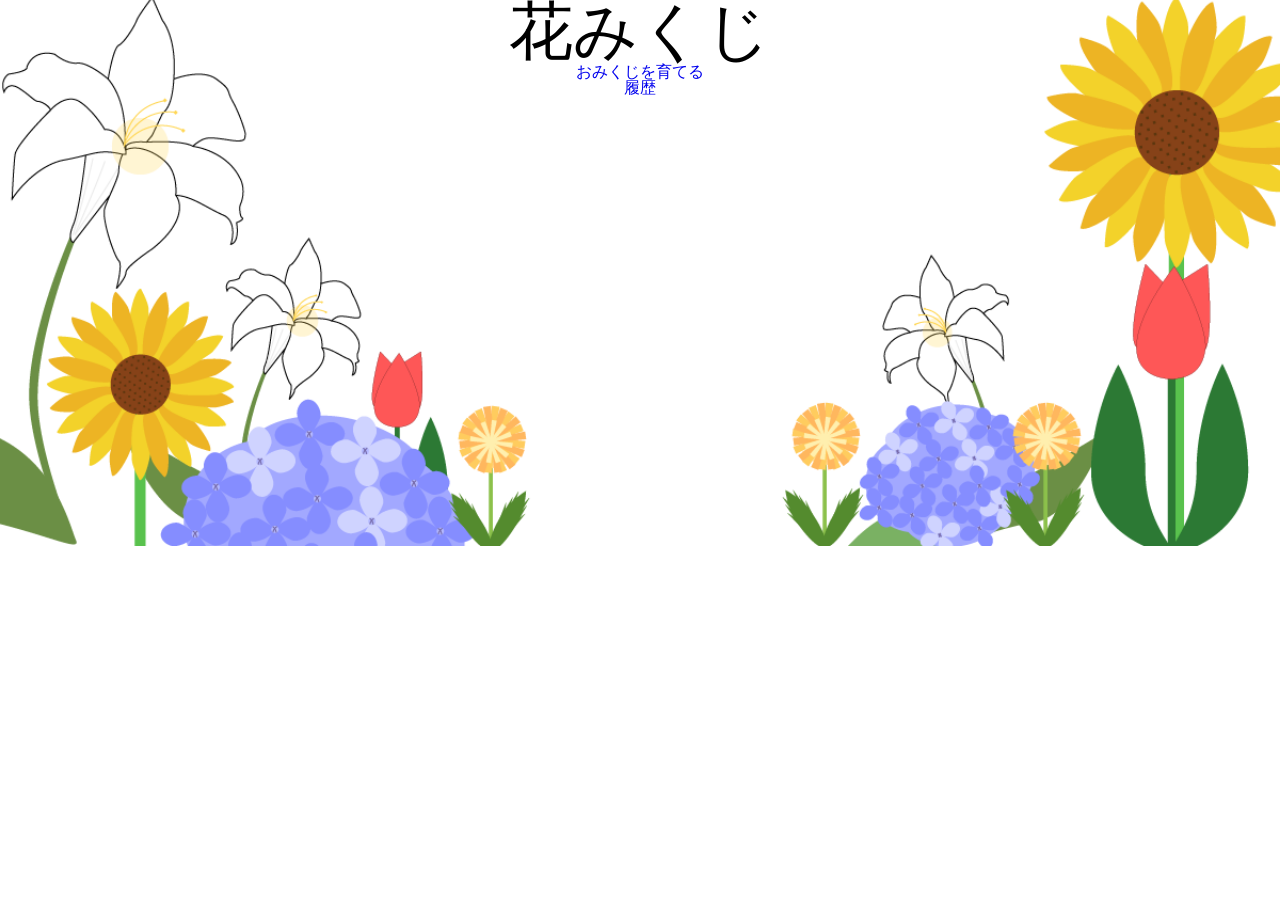
<file: index.html>
<!DOCTYPE html>
<html lang="ja">
<link rel="stylesheet" href="css/style.css">
<link rel="stylesheet" href="css/reset.css">
<head>
  <meta charset="UTF-8">
  <title>花みくじ</title>
  <script src="js/jquery-3.7.1.min.js"></script>
  <script src="js/settings.js"></script>
  <script src="js/function.js"></script>
</head>
<body class="index">
  <h1>花みくじ</h1>
  <div class="main-visual">
  </div>
  <p class="but"><a href="play.html">おみくじを育てる</a></p>
  <p><a href="history.html">履歴</a></p>
</body>
</html>
</file>
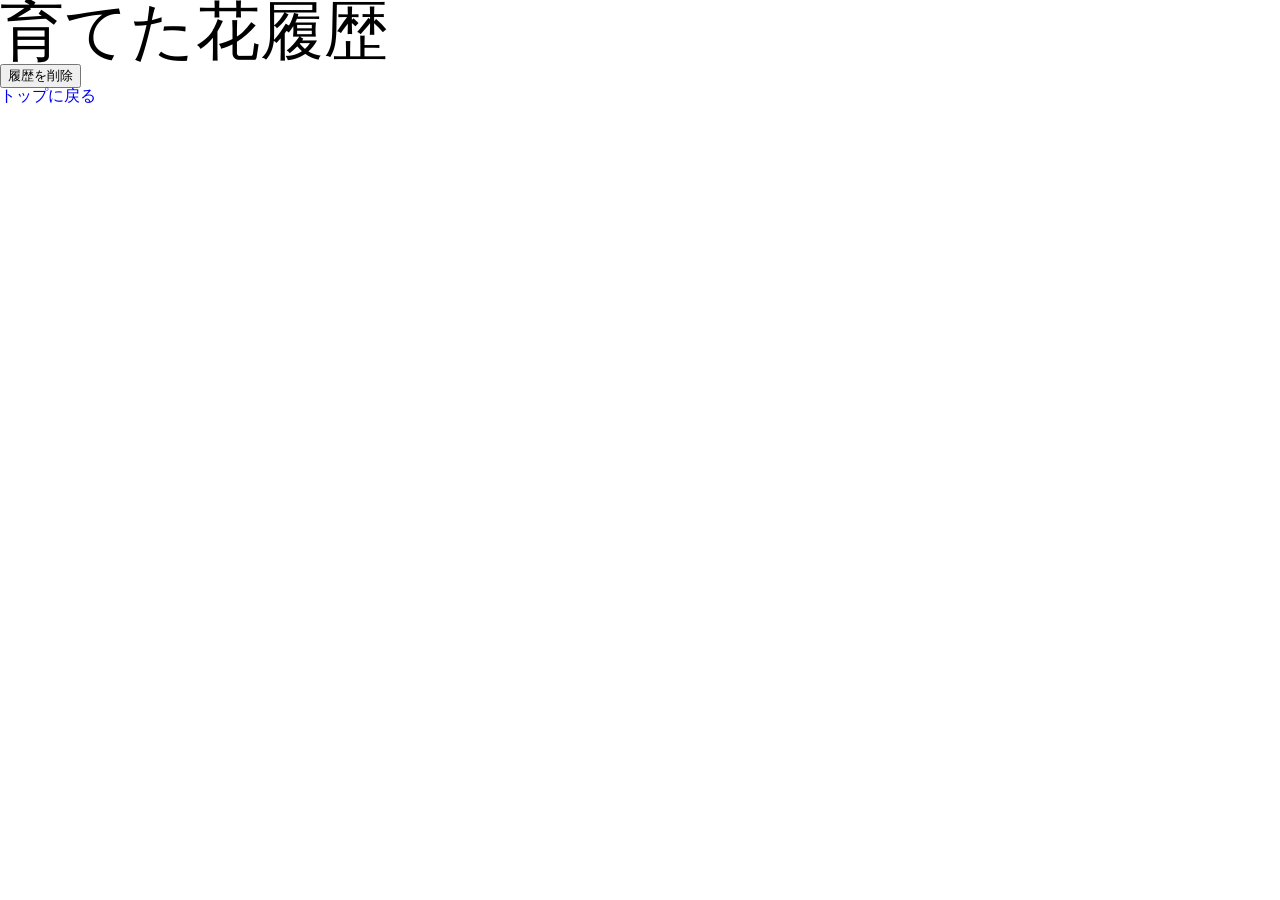
<file: history.html>
<!DOCTYPE html>
<html lang="ja">
<link rel="stylesheet" href="css/style.css">
<link rel="stylesheet" href="css/reset.css">
<head>
  <meta charset="UTF-8">
  <title>履歴</title>
  <script src="js/jquery-3.7.1.min.js"></script>
  <script src="js/settings.js"></script>
  <script src="js/function.js"></script>
</head>
<body class="history">
  <h1>育てた花履歴</h1>
  <ul id="history-list"></ul>
  <p><button id="clear-history">履歴を削除</button></p>
  <p><a href="index.html">トップに戻る</a></p>
</body>
</html>
</file>
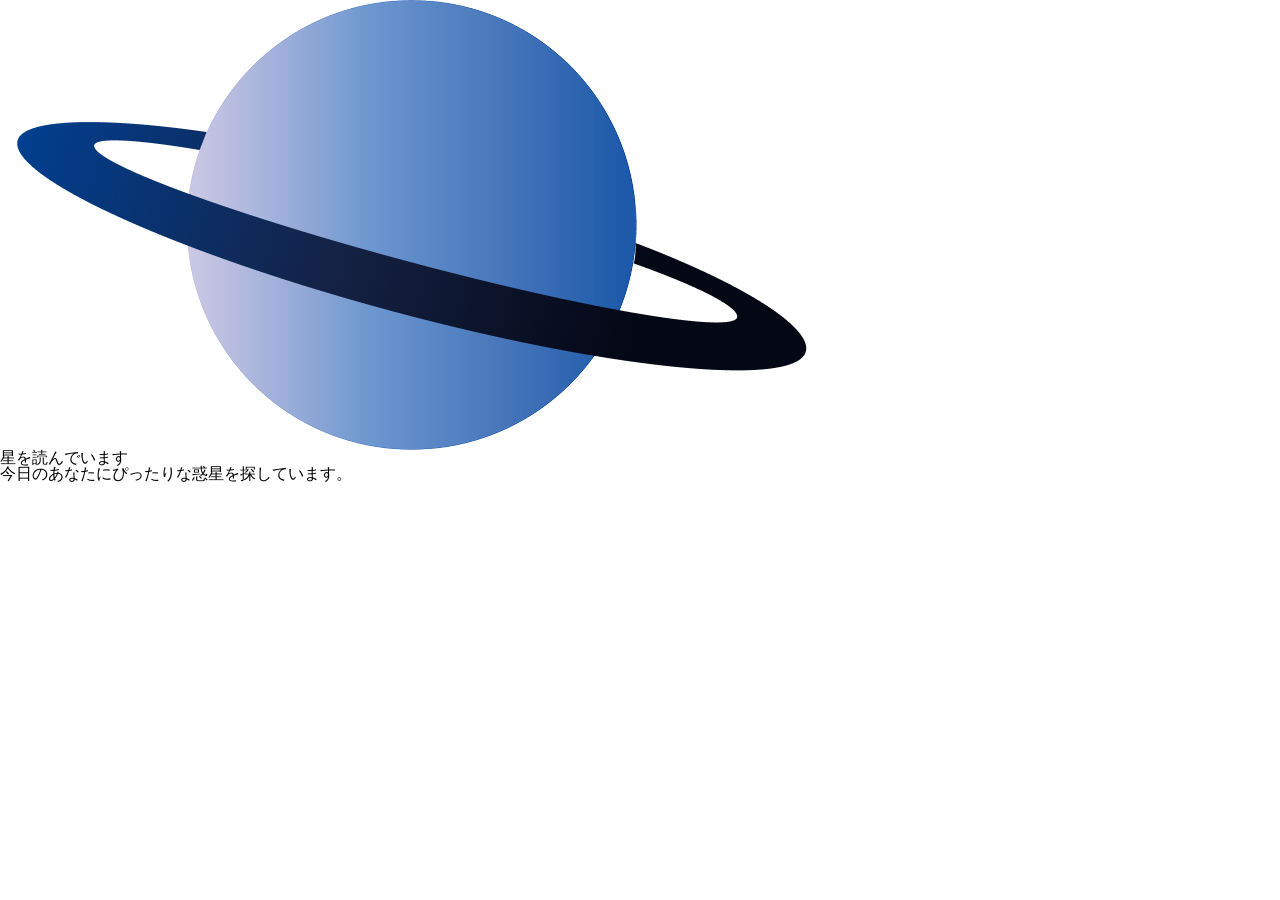
<file: loading.html>
<!DOCTYPE html>
<html lang="ja">
<head>
    <meta charset="UTF-8">
    <title>Loading</title>
    <link rel="stylesheet" href="css/reset.css">
    <link rel="stylesheet" href="css/style.css">
</head>

<body class="loading">

    <div class="loading_wrap">
        <img src="images/play/planet.png" class="center_planet" alt="">
        <h1>星を読んでいます</h1>
        <p>今日のあなたにぴったりな惑星を探しています。</p>
    </div>

    <script>
        setTimeout(function () {
            location.href = "play.html";
        }, 3500);
    </script>

</body>
</html>
</file>
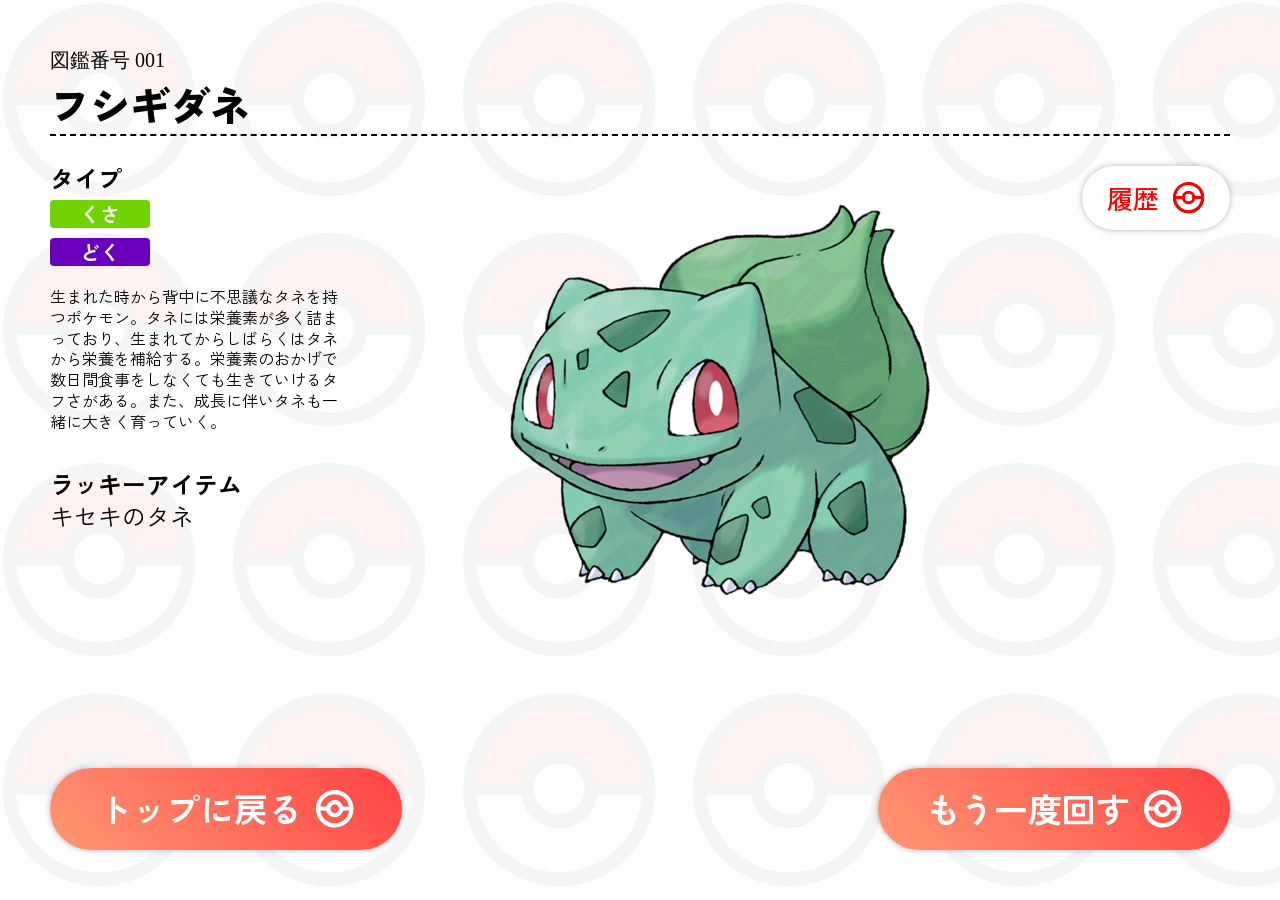
<file: result_2.html>
<!DOCTYPE html>
<html lang="ja">

<head>
    <meta charset="UTF-8">
    <title>おみくじアプリ</title>
    <link rel="stylesheet" href="./css/reset.css">
    <link rel="stylesheet" href="./css/result_2.css">
    <link rel="preconnect" href="https://fonts.googleapis.com">
    <link rel="preconnect" href="https://fonts.gstatic.com" crossorigin>
    <link href="https://fonts.googleapis.com/css2?family=Zen+Kaku+Gothic+New:wght@400;300;400;500;700;900&display=swap"
        rel="stylesheet">
    
</head>




<body class="result_2">
    <div class="result_main_visual">
        <p class="num">図鑑番号 001</p>
        <h1 class="name">フシギダネ</h1>
        <a href="./history.html" class="btn_history">
            <div class="btn_history_flex">
                <p class="btn_txt_red">履歴</p>
                <p class="btn_boll_red"><img src="./images/top/btn_ball_red.svg" alt="モンスターボール"></p>
            </div>
        </a>
        <h2 class="type">タイプ</h2>
        <p class="type_contents">くさ</p>
        <p class="type_contents_2">どく</p>
        <p class="result_txt">
            生まれた時から背中に不思議なタネを持つポケモン。タネには栄養素が多く詰まっており、生まれてからしばらくはタネから栄養を補給する。栄養素のおかげで数日間食事をしなくても生きていけるタフさがある。また、成長に伴いタネも一緒に大きく育っていく。
        </p>
        <h2 class="item">ラッキーアイテム</h2>
        <p class="item_txt">キセキのタネ</p>
        <p class="result_main"><img src="./images/result/result_husigidane.png" alt="フシギダネ"></p>
        <div class="btn_side">
            <a href="./index.html" class="go_top_btn">
                <div class="btn_flex">
                    <p class="btn_txt_white">トップに戻る</p>
                    <p class="btn_boll_wihte"><img src="./images/top/btn_ball_white.svg" alt="モンスターボール"></p>
                </div>
            </a>
            <a href="./play.html" class="play_btn">
                <div class="btn_flex">
                    <p class="btn_txt_white">もう一度回す</p>
                    <p class="btn_boll_wihte"><img src="./images/top/btn_ball_white.svg" alt="モンスターボール"></p>
                </div>
            </a>
        </div>
    </div>

    <script src="js/jquery-3.7.1.min.js"></script>
    <script src="js/settings.js"></script>
    <script src="js/function.js"></script>

</body>


</html>
</file>
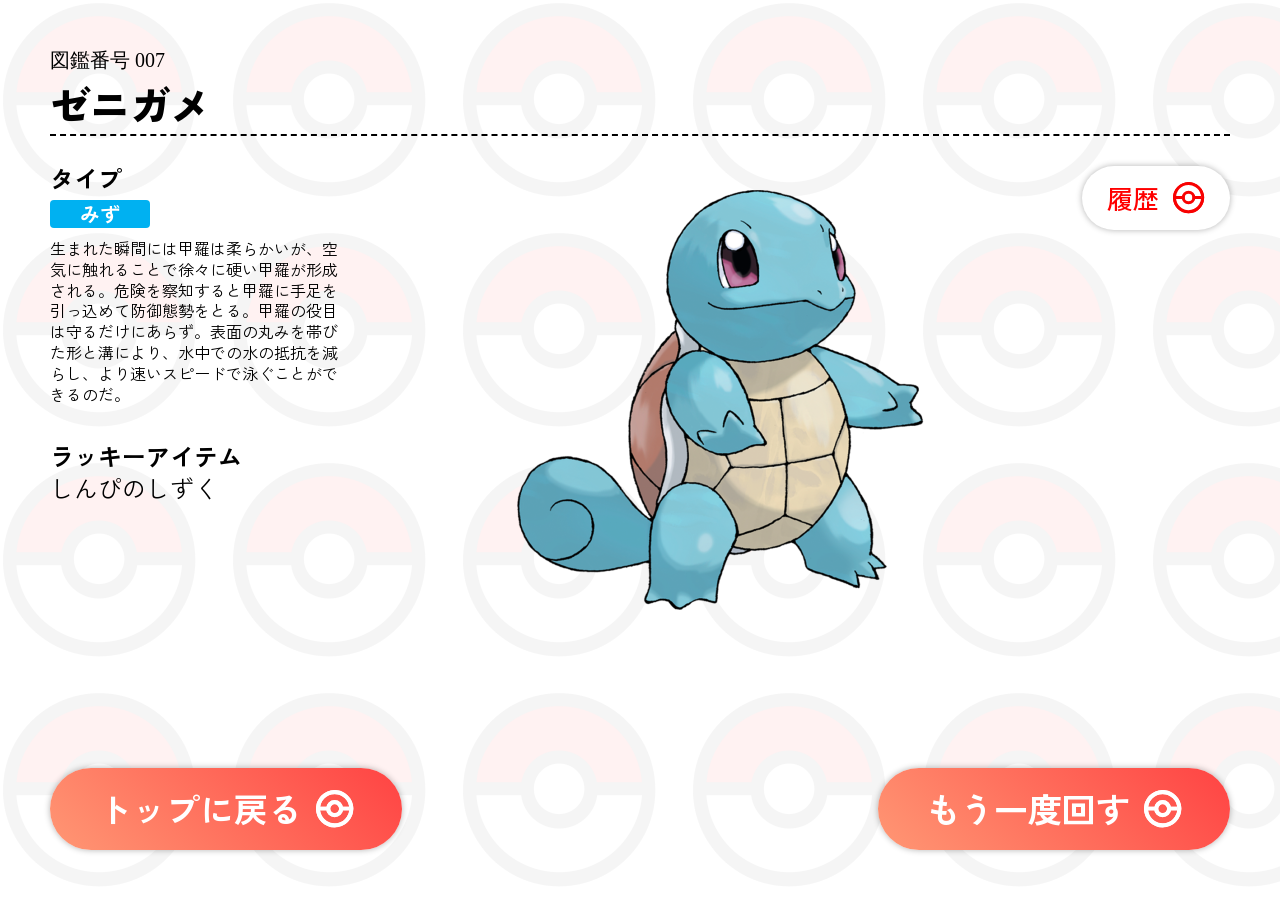
<file: result_3.html>
<!DOCTYPE html>
<html lang="ja">

<head>
    <meta charset="UTF-8">
    <title>おみくじアプリ</title>
    <link rel="stylesheet" href="./css/reset.css">
    <link rel="stylesheet" href="./css/result_3.css">
    <link rel="preconnect" href="https://fonts.googleapis.com">
    <link rel="preconnect" href="https://fonts.gstatic.com" crossorigin>
    <link href="https://fonts.googleapis.com/css2?family=Zen+Kaku+Gothic+New:wght@400;300;400;500;700;900&display=swap"
        rel="stylesheet">

</head>




<body class="result_3">
    <div class="result_main_visual">
        <p class="num">図鑑番号 007</p>
        <h1 class="name">ゼニガメ</h1>
        <a href="./history.html" class="btn_history">
            <div class="btn_history_flex">
                <p class="btn_txt_red">履歴</p>
                <p class="btn_boll_red"><img src="./images/top/btn_ball_red.svg" alt="モンスターボール"></p>
            </div>
        </a>
        <h2 class="type">タイプ</h2>
        <p class="type_contents">みず</p>
        <p class="result_txt">
            生まれた瞬間には甲羅は柔らかいが、空気に触れることで徐々に硬い甲羅が形成される。危険を察知すると甲羅に手足を引っ込めて防御態勢をとる。甲羅の役目は守るだけにあらず。表面の丸みを帯びた形と溝により、水中での水の抵抗を減らし、より速いスピードで泳ぐことができるのだ。
        </p>
        <h2 class="item">ラッキーアイテム</h2>
        <p class="item_txt">しんぴのしずく</p>
        <p class="result_main"><img src="./images/result/sesult_zenigame.png" alt="ゼニガメ"></p>
        <div class="btn_side">
            <a href="./index.html" class="go_top_btn">
                <div class="btn_flex">
                    <p class="btn_txt_white">トップに戻る</p>
                    <p class="btn_boll_wihte"><img src="./images/top/btn_ball_white.svg" alt="モンスターボール"></p>
                </div>
            </a>
            <a href="./play.html" class="play_btn">
                <div class="btn_flex">
                    <p class="btn_txt_white">もう一度回す</p>
                    <p class="btn_boll_wihte"><img src="./images/top/btn_ball_white.svg" alt="モンスターボール"></p>
                </div>
            </a>
        </div>
    </div>

    <script src="js/jquery-3.7.1.min.js"></script>
    <script src="js/settings.js"></script>
    <script src="js/function.js"></script>

</body>

</html>
</file>
<file: css/style.css>
.index{
    background-color: #FFF;
    text-align: center;
    background-image: url("../images/result/mian.png");
    background-repeat: no-repeat;
    background-position: center;
    background-size: cover;
}
.index h1{
    font-family: noto-serif-jp, serif;
    font-size: 64px;
}

.history{
    background-color: #FFF;
}

.history h1{
    font-family: noto-serif-jp, serif;
    font-size: 64px;
    
}
.play h1{
    font-family: noto-serif-jp, serif;
    font-size: 64px;
}
.result{
    background-color: #FFF;
    text-align: center;
    position: relative;
}
#lucky-wrapper{
    font-family: noto-serif-jp, serif;
}

.js-result-img-wrapper .item{
    position: absolute;
    left:370px;
    top: 55%;
    font-size: 24px;
}
#lucky-item{
    font-family: noto-serif-jp, serif;
    position: absolute;
    left: 45%;
    top: 65%;
    font-size: 32px;
}
 .reset{
    position: absolute;
    top: 86%;
    left: 680px;
    font-size: 32px;
}
.reki{
    position:absolute ;
    top: -30px;
    right: 100px;
    font-size: 32px;
}
#result-text{
    font-family: noto-serif-jp, serif;
    font-size: 64px;
    background-color: #FFDADA;
}
</file>
<file: css/result_2.css>
.result_2 {
    background-image: url(../images/result/result_bg.png);
    background-repeat: repeat-x repeat-y;
    background-size: 230px;
}

.result_main_visual {
    position: relative;
    padding: 50px;
    display: flex;
    flex-direction: column;
    min-height: 100vh;
    box-sizing: border-box;
    opacity: 0;
    animation: pageFadeIn 1.2s ease-out 0.2s forwards;
}

@keyframes pageFadeIn {
    0% {
        opacity: 0;
        transform: translateY(10px);
    }

    100% {
        opacity: 1;
        transform: translateY(0);
    }
}

.num {
    font-size: 20px;
    color: #000;
    margin: 0 0 14px 0;
}

.name {
    font-size: 40px;
    font-family: Zen Kaku Gothic New;
    font-weight: 900;
    color: #000;
    border-bottom: 2px #000 dashed;
    padding: 0 0 10px 0;
    margin: 0 0 30px 0;
}

.type {
    font-size: 24px;
    font-family: Zen Kaku Gothic New;
    font-weight: 700;
    margin: -64px 0 10px 0;
}

.type_contents {
    max-width: 80px;
    text-align: center;
    font-size: 20px;
    font-family: Zen Kaku Gothic New;
    font-weight: 700;
    color: #fff;
    background-color: #71D400;
    border-radius: 4px;
    padding: 4px 10px;
    margin: 0 0 10px 0;
}

.type_contents_2 {
    max-width: 80px;
    text-align: center;
    font-size: 20px;
    font-family: Zen Kaku Gothic New;
    font-weight: 700;
    color: #fff;
    background-color: #6A00BB;
    border-radius: 4px;
    padding: 4px 10px;
    margin: 0 0 20px 0;
}

.result_txt {
    max-width: 300px;
    font-size: 16px;
    font-family: Zen Kaku Gothic New;
    font-weight: 400;
    line-height: 130%;
    margin: 0 0 40px 0;
}

.item {
    font-size: 24px;
    font-family: Zen Kaku Gothic New;
    font-weight: 700;
    margin: 0 0 8px 0;
}

.item_txt {
    font-size: 24px;
    font-family: Zen Kaku Gothic New;
    font-weight: 400;
}

.result_main {
    position: absolute;
    top: 190px;
    left: 510px;

}

.result_main img {
    width: 420px;
}

.btn_history {
    width: 148px;
    border-radius: 100px;
    background-color: #fff;
    box-shadow: 0 0 6px rgba(0, 0, 0, 0.3);
    margin-left: auto;
    text-decoration: none;
}

.btn_history_flex {
    display: flex;
    justify-content: center;
    align-items: center;
    gap: 14px;
    padding: 16px 24px;
}

.btn_txt_red {
    font-size: 26px;
    font-family: Zen Kaku Gothic New;
    font-weight: 500;
    color: #FF0000;
}

.play_btn {
    margin-left: auto;
}

.play_btn,
.go_top_btn {
    width: 352px;
    border-radius: 100px;
    background: linear-gradient(45deg, #FF9774 0%, #FF4343 100%);
    box-shadow: 0 0 6px rgba(0, 0, 0, 0.3);
    text-decoration: none;
}

.btn_flex {
    display: flex;
    justify-content: center;
    align-items: center;
    gap: 14px;
    padding: 22px 30px;
}

.btn_txt_white {
    font-size: 34px;
    font-family: Zen Kaku Gothic New;
    font-weight: bold;
    color: #fff;
}

.btn_side {
    display: flex;
    margin-top: auto;
}
</file>
<file: css/result_3.css>
.result_3 {
    background-image: url(../images/result/result_bg.png);
    background-repeat: repeat-x repeat-y;
    background-size: 230px;
}

.result_main_visual {
    position: relative;
    padding: 50px;
    display: flex;
    flex-direction: column;
    min-height: 100vh;
    box-sizing: border-box;
    opacity: 0;
    animation: pageFadeIn 1.2s ease-out 0.2s forwards;
}

@keyframes pageFadeIn {
    0% {
        opacity: 0;
        transform: translateY(10px);
    }

    100% {
        opacity: 1;
        transform: translateY(0);
    }
}

.num {
    font-size: 20px;
    color: #000;
    margin: 0 0 14px 0;
}

.name {
    font-size: 40px;
    font-family: Zen Kaku Gothic New;
    font-weight: 900;
    color: #000;
    border-bottom: 2px #000 dashed;
    padding: 0 0 10px 0;
    margin: 0 0 30px 0;
}

.type {
    font-size: 24px;
    font-family: Zen Kaku Gothic New;
    font-weight: 700;
    margin: -64px 0 10px 0;
}

.type_contents {
    max-width: 80px;
    text-align: center;
    font-size: 20px;
    font-family: Zen Kaku Gothic New;
    font-weight: 700;
    color: #fff;
    background-color: #00B1F1;
    border-radius: 4px;
    padding: 4px 10px;
    margin: 0 0 10px 0;
}

.result_txt {
    max-width: 300px;
    font-size: 16px;
    font-family: Zen Kaku Gothic New;
    font-weight: 400;
    line-height: 130%;
    margin: 0 0 40px 0;
}

.item {
    font-size: 24px;
    font-family: Zen Kaku Gothic New;
    font-weight: 700;
    margin: 0 0 8px 0;
}

.item_txt {
    font-size: 24px;
    font-family: Zen Kaku Gothic New;
    font-weight: 400;
}

.result_main {
    position: absolute;
    top: 190px;
    left: 510px;

}

.result_main img {
    width: 420px;
}

.btn_history {
    width: 148px;
    border-radius: 100px;
    background-color: #fff;
    box-shadow: 0 0 6px rgba(0, 0, 0, 0.3);
    margin-left: auto;
    text-decoration: none;
}

.btn_history_flex {
    display: flex;
    justify-content: center;
    align-items: center;
    gap: 14px;
    padding: 16px 24px;
}

.btn_txt_red {
    font-size: 26px;
    font-family: Zen Kaku Gothic New;
    font-weight: 500;
    color: #FF0000;
}

.play_btn {
    margin-left: auto;
}

.play_btn,
.go_top_btn {
    width: 352px;
    border-radius: 100px;
    background: linear-gradient(45deg, #FF9774 0%, #FF4343 100%);
    box-shadow: 0 0 6px rgba(0, 0, 0, 0.3);
    text-decoration: none;
}

.btn_flex {
    display: flex;
    justify-content: center;
    align-items: center;
    gap: 14px;
    padding: 22px 30px;
}

.btn_txt_white {
    font-size: 34px;
    font-family: Zen Kaku Gothic New;
    font-weight: bold;
    color: #fff;
}

.btn_side {
    display: flex;
    margin-top: auto;
}
</file>
